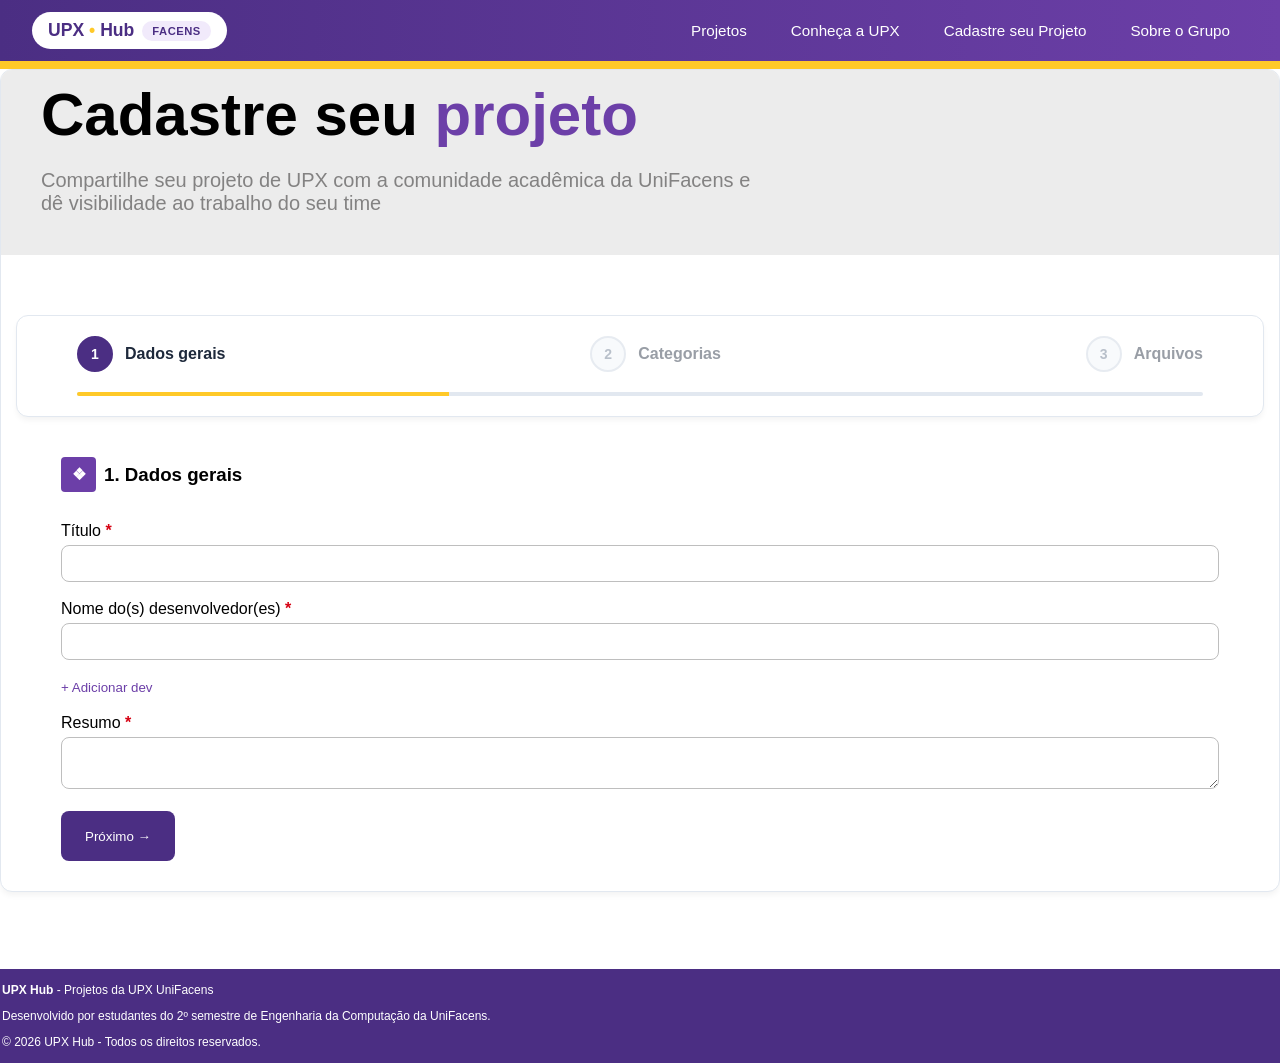
<file: cadastro.html>
<!DOCTYPE html>
<html lang="pt-BR">
<head>
    <meta charset="UTF-8">
    <title>Cadastro de projetos | UPX Hub</title>
    <link rel="icon" href="img/favicon.png">
    <meta name="viewport" content="width=device-width, initial-scale=1.0">
    <link rel="stylesheet" href="style.css">
    <link rel="stylesheet" href="cadastro.css">
    <script src="script.js" defer></script>
</head>
<body>
    <header class="site-header">
        <div class="header-container">
            <a href="index.html" class="logo-badge">
                <span class="logo-text">UPX <span class="logo-dot">•</span> Hub</span>
                <span class="logo-tag">FACENS</span>
            </a>

            <!-- Menu de navegação (com os links apontando de volta para a index) -->
            <nav class="main-nav">
                <ul>
                    <li><a href="index.html#listaProj">Projetos</a></li>
                    <li><a href="conheca.html">Conheça a UPX</a></li>
                    <li><a href="cadastro.html">Cadastre seu Projeto</a></li>
                    <li><a href="index.html#sobre">Sobre o Grupo</a></li>
                </ul>
            </nav>
        </div>
        <div class="header-accent"></div>
    </header>

    <main class="cadastro-main">
<!-- Seção com formulário para cadastro de projetos dos usuarios-->
        <section id="cadastro">
            <div class="forms-container">
                <h2> Cadastre seu <span>projeto</span></h2>
                <p class="descrição"> Compartilhe seu projeto de UPX com a comunidade acadêmica da UniFacens e <br>
                    dê visibilidade ao trabalho do seu time</p>
                <div class="progresso-container">
                    <div class="progresso">
                        <div class="progresso-etapa active" id="etapa-1">
                            <span>1</span><p>Dados gerais</p>
                        </div>
                        <div class="progresso-etapa" id="etapa-2">
                            <span>2</span><p>Categorias</p>
                        </div>
                        <div class="progresso-etapa" id="etapa-3">
                            <span>3</span><p>Arquivos</p>
                        </div>
                    </div>
                    <div class="linha-progresso-fundo">
                        <div class="linha-progresso-preenchida" id="linhaPreenchimento"></div>
                    </div>
                </div>

                <form class="form" id="formulario" action="/" method="POST">
                    <section id="step1">
                        <h3><span>❖</span>1. Dados gerais </h3>
                        <label for="nomeProj">Título</label> <br>
                        <input type="text" id="nomeProj" name="nomeProj" required> <br><br>
                            <div id="container-membros">
                                <label for="membros">Nome do(s) desenvolvedor(es)</label><br>
                                <div class="membro-item">
                                    <input type="text" name="membros" required> <br> <br>
                                </div>
                            </div>
                        <button type="button" class="btn-add" onclick="Addmember()">+ Adicionar dev</button> <br><br>
                        <label for="resumo"> Resumo </label> <br>
                        <textarea id="resumo" name="resumo" required></textarea> <br> <br>
                        <button type="button" class="btn-next" onclick="nextStep()">Próximo →</button>
                    </section>

                    <section id="step2" style="display: none;">
                        <h3><span>☷</span>2. Categorias </h3>
                        <label for="semestre"> Semestre de UPX </label>
                            <div>
                                <select name="semestre">
                                    <option value="1° semestre">1° semestre</option>
                                    <option value="2° semestre">2° semestre</option>
                                    <option value="3° semestre">3° semestre</option>
                                    <option value="4° semestre">4° semestre</option>
                                    <option value="5° semestre">5° semestre</option>
                                    <option value="6° semestre">6° semestre</option>
                                    <option value="7° semestre">7° semestre</option>
                                    <option value="8° semestre">8° semestre</option>
                                </select> <br><br>
                            </div> 

                        <label for="curso"> Cursos envolvidos </label>
                            <div class="opcoes">
                                <input type="checkbox" name="curso" value="Eng. de Computação">
                                <label for="Eng. de Computação">Engenharia de Computação</label><br>
                                <input type="checkbox" name="curso" value="Eng. Mecatrônica"> 
                                <label for="Eng. Mecatrônica">Engenharia Mecatrônica</label> <br>
                                <input type="checkbox" name="curso" value="Eng. Civil"> 
                                <label for="Eng. Civil">Engenharia Civil</label> <br>
                                <input type="checkbox" name="curso" value="Eng. de Produção">
                                <label for="Eng. de Produção">Engenharia de Produção</label> <br><br>
                            </div>

                        <label for="tema">Tema</label> <br>
                            <div class="opcoes">
                                <input type="radio" name="tema" value="Cidades inteligentes" required>Cidades inteligentes <br>
                                <input type="radio" name="tema" value="Sustentabilidade" >Sustentabilidade <br>
                                <input type="radio" name="tema" value="Robótica" >Robótica <br>
                                <input type="radio" name="tema" value="Saúde digital" >Saúde digital <br> <br>
                            </div>
                            <button type="button" class="btn-prev" onclick="previousStep()">← Anterior</button>
                            <button type="button" class="btn-next" onclick="nextStep()">Próximo →</button>
                    </section>

                    <section id="step3" style="display: none;">
                        <h3><span>⌸</span>3. Arquivos </h3>
                        <label for="uploadImgProj"> Enviar foto de grupo na feira de UPX</label> <br>
                        <input type="file" id="uploadImgProj" name="uploadImgProj" required accept="image/*"> <br> <br>
                        <label for="uploadProj"> Enviar arquivo PDF de UPX</label> <br>
                        <input type="file" id="uploadProj" name="uploadProj" required accept=".pdf"> <br> <br>
                        <button type="button" class="btn-prev" onclick="previousStep()">← Anterior</button>
                        <button type="button" class="btn-submit" onclick="submitForm()">Enviar</button>
                    </section>
                </form>
            </div>
        </section>
    </main>

    <footer>
        <p><strong>UPX Hub</strong> - Projetos da UPX UniFacens</p>
        <p>Desenvolvido por estudantes do 2º semestre de Engenharia da Computação da UniFacens.</p>
        <p id="copyright">&copy; 2026 UPX Hub - Todos os direitos reservados.</p>
    </footer>
</body>
</html>
</file>
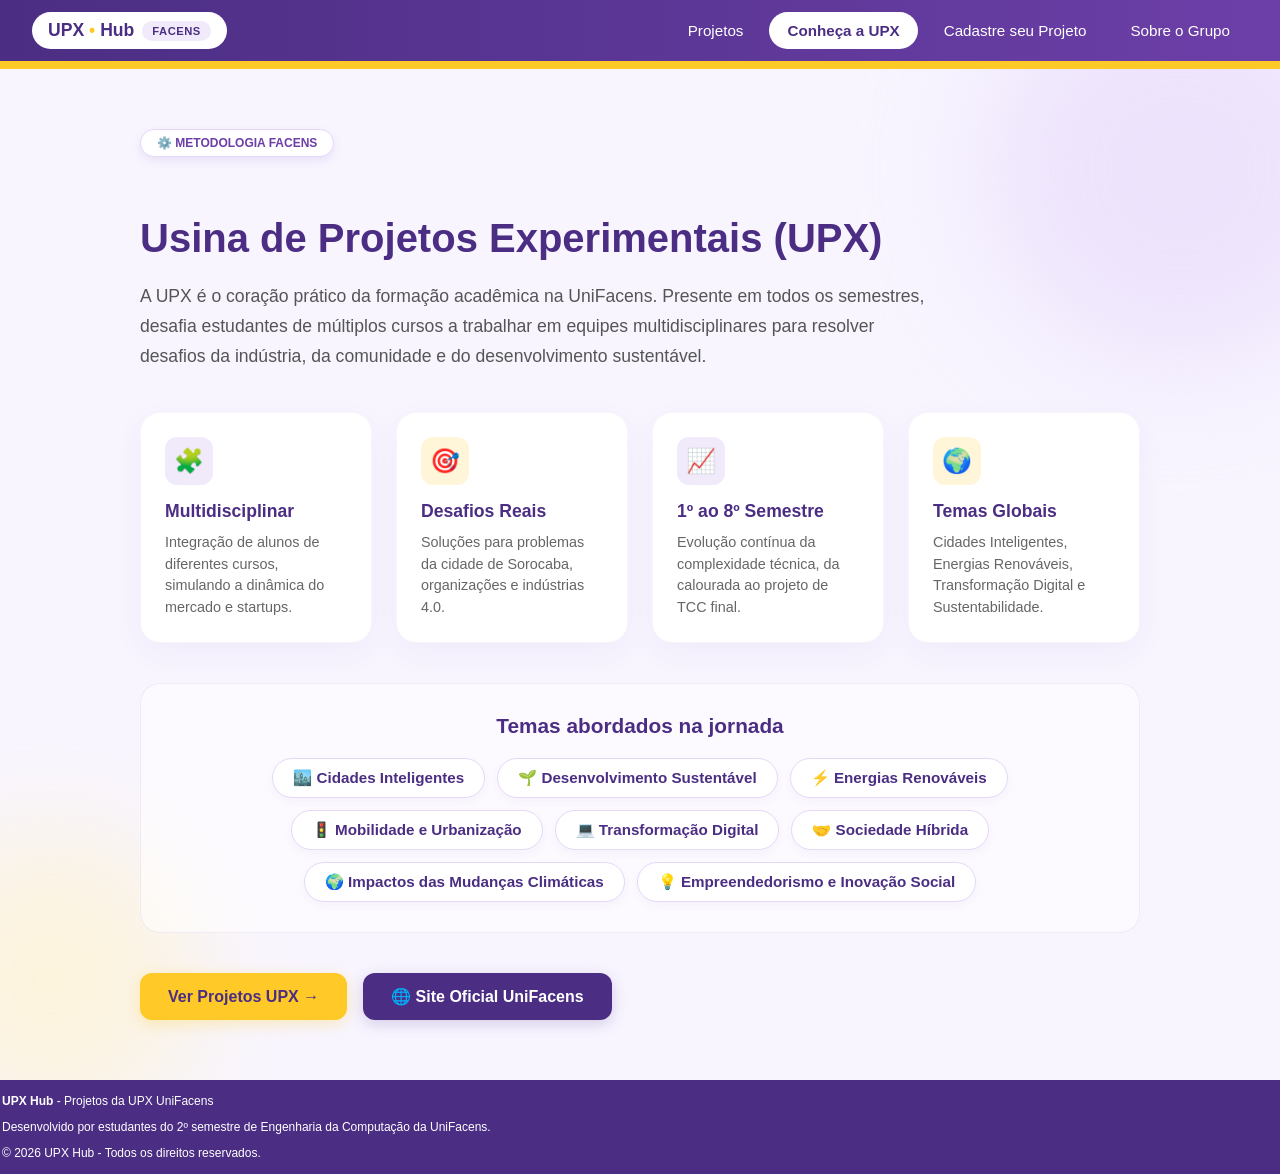
<file: conheca.html>
<!DOCTYPE html>
<html lang="pt-BR">
<head>
    <meta charset="UTF-8">
    <title>Conheça a UPX | UPX Hub</title>
    <link rel="icon" href="img/favicon.png">
    <meta name="viewport" content="width=device-width, initial-scale=1.0">
    <link rel="stylesheet" href="style.css">
    <link rel="stylesheet" href="conheca.css">
    <script src="script.js" defer></script>
</head>
<body>
    <header class="site-header">
        <div class="header-container">
            <a href="index.html" class="logo-badge">
                <span class="logo-text">UPX <span class="logo-dot">•</span> Hub</span>
                <span class="logo-tag">FACENS</span>
            </a>

            <!-- Menu de navegação (com os links apontando de volta para a index) -->
            <nav class="main-nav">
                <ul>
                    <li><a href="index.html#listaProj">Projetos</a></li>
                    <li><a href="conheca.html" class="active">Conheça a UPX</a></li>
                    <li><a href="index.html#cadastro">Cadastre seu Projeto</a></li>
                    <li><a href="index.html#sobre">Sobre o Grupo</a></li>
                </ul>
            </nav>
        </div>
        <div class="header-accent"></div>
    </header>

    <main class="conheca-main">
        <!-- Elementos decorativos de fundo simulando o estilo da imagem -->
        <div class="hero-bg-shapes">
            <div class="shape shape-1"></div>
            <div class="shape shape-2"></div>
        </div>
        
        <div class="hero-content">
            <!-- Tag inspirada na imagem -->
            <span class="badge-tag">⚙️ METODOLOGIA FACENS</span>
            
            <h2>Usina de Projetos Experimentais (UPX)</h2>
            <p>
                A UPX é o coração prático da formação acadêmica na UniFacens. Presente em todos os semestres, desafia estudantes de múltiplos cursos a trabalhar em equipes multidisciplinares para resolver desafios da indústria, da comunidade e do desenvolvimento sustentável.
            </p>
            
            <!-- Grid de Cards Interativos -->
            <div class="features-grid">
                <div class="feature-card">
                    <div class="icon-box purple-box">🧩</div>
                    <h3>Multidisciplinar</h3>
                    <p>Integração de alunos de diferentes cursos, simulando a dinâmica do mercado e startups.</p>
                </div>
                <div class="feature-card">
                    <div class="icon-box yellow-box">🎯</div>
                    <h3>Desafios Reais</h3>
                    <p>Soluções para problemas da cidade de Sorocaba, organizações e indústrias 4.0.</p>
                </div>
                <div class="feature-card">
                    <div class="icon-box purple-box">📈</div>
                    <h3>1º ao 8º Semestre</h3>
                    <p>Evolução contínua da complexidade técnica, da calourada ao projeto de TCC final.</p>
                </div>
                <div class="feature-card">
                    <div class="icon-box yellow-box">🌍</div>
                    <h3>Temas Globais</h3>
                    <p>Cidades Inteligentes, Energias Renováveis, Transformação Digital e Sustentabilidade.</p>
                </div>
            </div>

            <!-- Nova Seção: Temas Abordados -->
            <div class="themes-section">
                <h3>Temas abordados na jornada</h3>
                <ul class="themes-list">
                    <li class="theme-pill">🏙️ Cidades Inteligentes</li>
                    <li class="theme-pill">🌱 Desenvolvimento Sustentável</li>
                    <li class="theme-pill">⚡ Energias Renováveis</li>
                    <li class="theme-pill">🚦 Mobilidade e Urbanização</li>
                    <li class="theme-pill">💻 Transformação Digital</li>
                    <li class="theme-pill">🤝 Sociedade Híbrida</li>
                    <li class="theme-pill">🌍 Impactos das Mudanças Climáticas</li>
                    <li class="theme-pill">💡 Empreendedorismo e Inovação Social</li>
                </ul>
            </div>

            <!-- Botões de Ação estilo "Call to Action" -->
            <div class="hero-actions">
                <a href="index.html#listaProj" class="btn-primary">Ver Projetos UPX &rarr;</a>
                <a href="https://facens.br/" target="_blank" rel="noopener noreferrer" class="btn-secondary">🌐 Site Oficial UniFacens</a>
            </div>
        </div>
    </main>

    <footer>
        <p><strong>UPX Hub</strong> - Projetos da UPX UniFacens</p>
        <p>Desenvolvido por estudantes do 2º semestre de Engenharia da Computação da UniFacens.</p>
        <p id="copyright">&copy; 2026 UPX Hub - Todos os direitos reservados.</p>
    </footer>
</body>
</html>
</file>
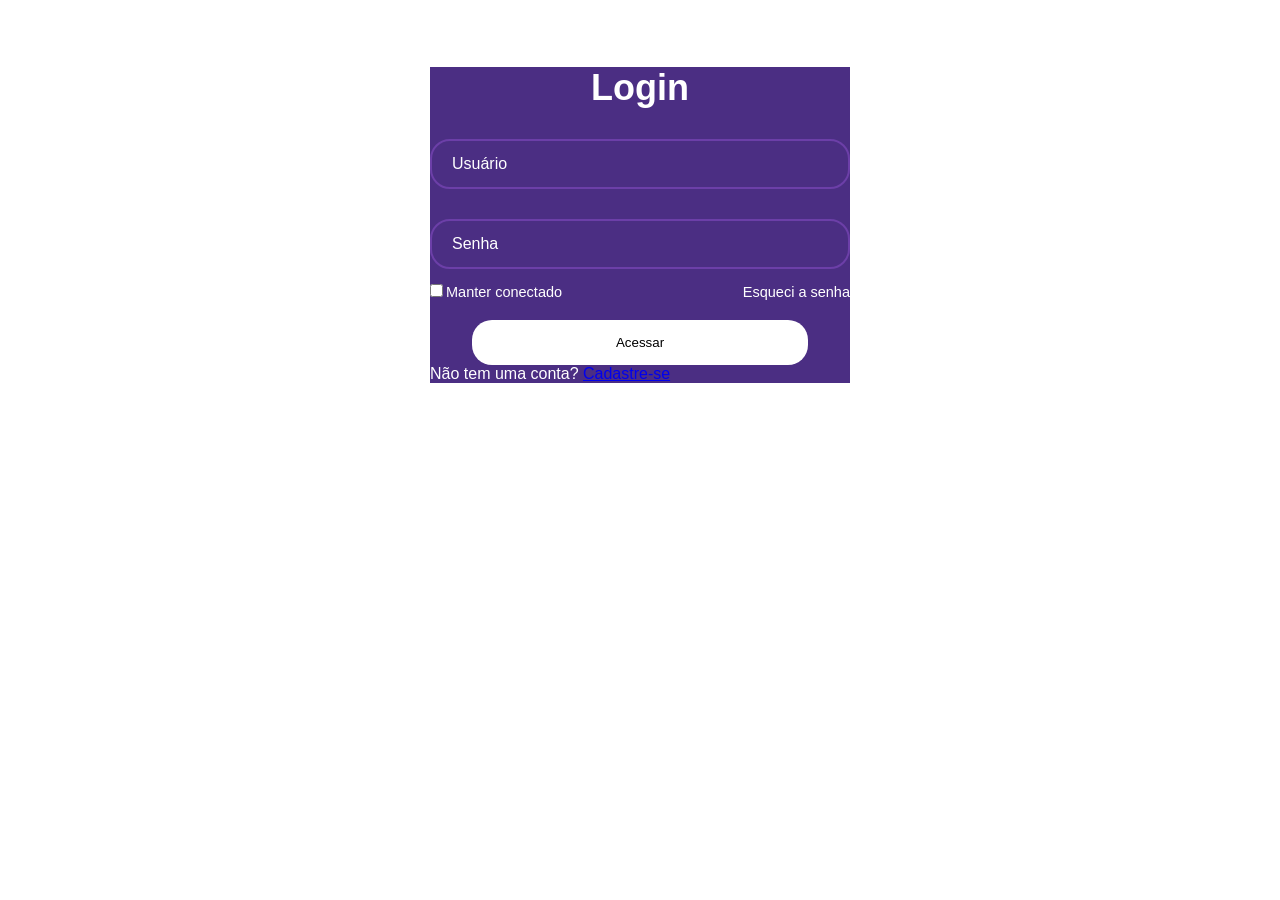
<file: login.html>
<!DOCTYPE html>
<html lang="pt-BR">
<head>
    <meta charset="UTF-8">
    <title>UPX Hub | Login</title>
    <meta name="description" content="Página de Login e Cadastro de usuários do site.">
    <link rel="icon" href="img/favicon.png">
    <meta name="viewport" content="width=device-width, initial-scale=1.0">
    <link rel="stylesheet" href="login.css">
</head>
<body>

        <div class="login-page">
        <form action="">
            <h1>Login</h1>
            <div class="campos-login">
                <input type="text" placeholder="Usuário" required>
            </div>
            <div class="campos-login">
                <input type="password" placeholder="Senha" required>
            </div>

            <div class="remember-login">
                <label><input type="checkbox">Manter conectado</label>
                <a href="#">Esqueci a senha</a>
            </div>

            <button type="submit" class="botao-login">Acessar</button>

            <div class="cadastro-login">
                <p>Não tem uma conta? <a href="#">Cadastre-se</a></p>
            </div>
        </form>
    </div>

</body>
</html>
</file>
<file: style.css>
/*variáveis globais - paleta de cores do site*/
:root {
        --roxo-principal: #4B2E83;
        --roxo-claro: #6C3FA8;
        --amarelo: #FFC928;
        --branco: #FFFFFF;
}


/*seletor universal - definição de regras de mudança de tamanho para todos os elementos*/
* {
    box-sizing: border-box;
}


body {
    margin: 0;
    font-family: 'Segoe UI', Arial, sans-serif;
    position: relative;
    display: flex;
    flex-direction: column;
    min-height: 100vh;
}


/*Configuração para impedir o conteúdo da página de ser escondido pelo header*/
main {
    flex: 1;
}
    .site-header {
        width: 100%;
        position: sticky;
        top: 0px;
        left: 0px;
        right: 0px;
        z-index: 1000;
    }

/*Definição da posição do header*/
    .header-container {
        display: flex;
        align-items: center;
        justify-content: space-between;
        gap: 24px;
        padding: 12px 32px;
        background: linear-gradient(90deg, var(--roxo-principal), var(--roxo-claro));
    }

/*estilizações de header*/
    .logo-badge {
        display: flex;
        align-items: center;
        gap: 8px;
        background-color: var(--branco);
        padding: 8px 16px;
        border-radius: 999px;
        text-decoration: none;
        white-space: nowrap;
    }

    .logo-img {
    height: 40px;
    width: auto;
    display: block;
    }

/*estilizações do título*/
    .logo-text {
        font-weight: 700;
        color: var(--roxo-principal);
        font-size: 1.1rem;
    }

    .logo-dot {
        color: var(--amarelo);
    }

    .logo-tag {
        background-color: #F1EAFB;
        color: var(--roxo-principal);
        font-size: 0.7rem;
        font-weight: 700;
        padding: 4px 10px;
        border-radius: 999px;
        letter-spacing: 0.5px;
    }

    .header-accent {
    height: 8px;
    background-color: var(--amarelo);
    }

/*Organização dos links para acessar cada aba*/
    .main-nav ul {
        display: flex;
        flex-direction: row;
        align-items: center;
        gap: 8px;
        list-style: none;
        margin: 0;
        padding: 0;
    }

    .main-nav a {
        display: inline-block;
        color: var(--branco);
        text-decoration: none;
        font-weight: 500;
        font-size: 0.95rem;
        padding: 10px 18px;
        border-radius: 999px;
        transition: background-color 0.2s ease;
    }
    
/*Definição de cor para quando o mouse passa pelo link*/
        .main-nav a:hover {
            background-color: rgba(255, 255, 255, 0.15);
        }

/*Definição de cor para quando esta dentro do link*/
        .main-nav a.active {
            background-color: var(--branco);
            color: var(--roxo-principal);
            font-weight: 700;
        }

/*mudança de layout para dispositivos mobile*/
    @media (max-width: 720px) {
        .header-container {
            flex-direction: column;
            align-items: flex-start;
        }
        .main {
            margin-top: 0 !important;
            padding-top: 0 !important;
        }
            .main-nav ul {
                flex-wrap: wrap;
            }
        #faq {
            display: flex;
            flex-direction: column;
            align-items: center;       
            box-sizing: border-box;
            margin: 20px 12px;
            padding: 20px 12px;
            box-sizing: border-box; 
            overflow: hidden;   
        }
        .faq-item {
            margin: 12px 0;     
            width: 100%;           
            box-sizing: border-box; 
        }
        .faq-item summary {
            padding: 14px 16px;
            font-size: 0.95rem;
            box-sizing: border-box;
        }
        .faq-item p {
            padding: 0 16px 16px 16px;
            font-size: 0.9rem;
            word-break: break-word; 
        }
        #faq h2 {
            font-size: 1.3rem;
            margin-bottom: 16px;
        }

        .proposta-cards {
        flex-direction: column;
        }
        .proposta-footer {
            flex-direction: column;
            align-items: flex-start;
            gap: 16px;
        }
        .social-medias {
            width: 100%;
            justify-content: space-between;
        }

        .social-medias li {
            flex: 1;
        }

        .social-medias a {
            width: 100%;
            justify-content: center;
            box-sizing: border-box;
        }
    }

    #faq {
        margin: 60px 40px 20px 40px;
        padding: 30px;
        background: #fcfcfd;
        border-radius: 16px;
        box-shadow: 0 4px 20px rgba(0, 0, 0, 0.05);
    }

    #faq h2 {
        color: #111827;
        text-align: center;
    }

    .faq-item {
        background-color: #f9f8fc;
        border: 1px solid #f0e2f0;
        border-radius: 10px;
        margin: 24px 80px 12px 80px;
        overflow: hidden;
        transition: background-color 0.2s ease, border-color 0.2s ease;
    }

    .faq-item[open] {
        background-color: #ffffff;
        border-color: var(--roxo-claro);
        box-shadow: 0 4px 12px rgba(0, 0, 0, 0.03);
    }

    .faq-item summary {
        color: #1f2937;
        font-weight: 600;
        padding: 18px 20px;
        cursor: pointer;
        list-style: none; 
        display: flex;
        justify-content: space-between;
        align-items: center;
        user-select: none;
    }

    .faq-item summary::after {
        content: "+";
        color: var(--roxo-claro);
        font-weight: 400;
        transition: transform 0.3s ease;
        }

    .faq-item[open] summary::after {
        transform: rotate(45deg);
    }

    .faq-item summary::-webkit-details-marker {
        display: none;
    }

    .faq-item p {
        color: #4b5563;
        padding: 0 20px 20px 20px;
        margin: 0;
        line-height: 1.6;
    }

    #proposta {
        max-width: 1100px;
        margin: 60px auto;
        padding: 0 20px;
    }

    .proposta-header {
        text-align: center;
        margin-bottom: 40px;
    }

    .proposta-header h2 {
        font-size: 1.8rem;
        color: #0f172a;
        font-weight: 700;
        margin-bottom: 8px;
    }

    .proposta-header .subtitulo {
        font-size: 1rem;
        color: #64748b;
        max-width: 650px;
        margin: 0 auto;
    }

    .proposta-cards {
        display: flex;
        gap: 24px;
        margin-bottom: 48px;
    }

    .proposta-cards .card {
        flex: 1;
        background: #ffffff;
        border: 1px solid #f1f5f9;
        border-radius: 16px;
        padding: 32px 24px;
        text-align: center;
        box-shadow: 0 4px 20px rgba(0, 0, 0, 0.03);
        display: flex;
        flex-direction: column;
        align-items: center;
    }

    .icon-wrapper {
        width: 48px;
        height: 48px;
        border-radius: 12px;
        display: flex;
        align-items: center;
        justify-content: center;
        margin-bottom: 20px;
    }

    .icon-compartilhar {
        background-color: #f3e8ff;
        color: #7e22ce;
    }

    .icon-colaborar {
        background-color: #fef3c7;
        color: #b45309;
    }

    .icon-transformar {
        background-color: #fae8ff;
        color: #a21caf;
    }

    .proposta-cards .card h3 {
        font-size: 1.25rem;
        color: #0f172a;
        margin-bottom: 12px;
        font-weight: 600;
    }

    .proposta-cards .card p {
        font-size: 0.9rem;
        color: #64748b;
        line-height: 1.5;
        margin: 0;
    }

    .proposta-footer {
        display: flex;
        justify-content: space-between;
        align-items: center;
        padding-top: 24px;
        border-top: 1px solid #f1f5f9;
    }

    .footer-texto h3 {
        font-size: 1.05rem;
        color: #0f172a;
        margin: 0 0 4px 0;
        font-weight: 600;
    }

    .footer-texto p {
        font-size: 0.875rem;
        color: #64748b;
        margin: 0;
    }

    .social-medias {
        list-style: none;
        padding: 0;
        margin: 0;
        display: flex;
        gap: 12px;
    }

    .social-medias a {
        display: inline-flex;
        align-items: center;
        padding: 8px 20px;
        border-radius: 50px;
        font-size: 0.875rem;
        font-weight: 500;
        text-decoration: none;
        background-color: #f1f5f9;
        color: #334155;
        transition: background-color 0.2s, transform 0.2s;
    }

    .social-medias a:hover {
        background-color: #e2e8f0;
        transform: translateY(-1px);
    }

footer {
    margin-top: auto;
    background-color:var(--roxo-principal);
    font-size: 12px;
    padding: 2px;
    color: var(--branco);
}

/* --- SISTEMA DE FILTROS (BANNER AMARELO) --- */
.filter-banner {
    background-color: var(--amarelo);
    border-radius: 12px;
    padding: 20px;
    margin: 20px 30px 10px 30px;
    display: flex;
    flex-direction: column;
    gap: 15px;
}

.filter-controls {
    display: flex;
    justify-content: space-between;
    align-items: center;
    flex-wrap: wrap;
    gap: 15px;
}

.filter-selects {
    display: flex;
    align-items: center;
    gap: 10px;
    flex-wrap: wrap;
}

.icon-btn {
    background: rgba(255, 255, 255, 0.4);
    border: none;
    border-radius: 8px;
    width: 44px;
    height: 44px;
    display: flex;
    align-items: center;
    justify-content: center;
    cursor: pointer;
    color: var(--roxo-principal);
    transition: background 0.2s;
}

.icon-btn:hover { background: rgba(255, 255, 255, 0.7); }

.filter-banner select {
    padding: 12px 20px;
    border-radius: 24px;
    border: none;
    background-color: var(--branco);
    color: var(--roxo-principal);
    font-weight: 500;
    font-size: 0.9rem;
    outline: none;
    cursor: pointer;
    appearance: none;
    padding-right: 36px;
    background-image: url("data:image/svg+xml;charset=US-ASCII,%3Csvg%20xmlns%3D%22http%3A%2F%2Fwww.w3.org%2F2000%2Fsvg%22%20width%3D%22292.4%22%20height%3D%22292.4%22%3E%3Cpath%20fill%3D%22%234B2E83%22%20d%3D%22M287%2069.4a17.6%2017.6%200%200%200-13-5.4H18.4c-5%200-9.3%201.8-12.9%205.4A17.6%2017.6%200%200%200%200%2082.2c0%205%201.8%209.3%205.4%2012.9l128%20127.9c3.6%203.6%207.8%205.4%2012.8%205.4s9.2-1.8%2012.8-5.4L287%2095c3.5-3.5%205.4-7.8%205.4-12.8%200-5-1.9-9.2-5.5-12.8z%22%2F%3E%3C%2Fsvg%3E");
    background-repeat: no-repeat;
    background-position: right 14px top 50%;
    background-size: 10px auto;
}

.search-bar {
    display: flex;
    align-items: center;
    background: var(--branco);
    border-radius: 24px;
    padding: 10px 16px;
    width: 100%;
    max-width: 350px;
    color: #888;
}

.search-bar input {
    border: none;
    background: transparent;
    width: 100%;
    padding-left: 10px;
    outline: none;
    font-size: 0.9rem;
}

.no-project-found {
    white-space: nowrap;
    width: max-content;
}

.clear-filters-text {
    background: transparent;
    border: none;
    color: var(--roxo-principal);
    font-size: 0.85rem;
    font-weight: 600;
    cursor: pointer;
    display: inline-flex;
    align-items: center;
    gap: 6px;
    align-self: flex-start;
}

.active-filters-row {
    display: flex;
    justify-content: space-between;
    align-items: center;
    margin: 10px 30px 20px 30px;
    flex-wrap: wrap;
    gap: 10px;
}

.active-chips {
    display: flex;
    align-items: center;
    gap: 10px;
    flex-wrap: wrap;
}

.active-filters-label {
    font-size: 0.75rem;
    font-weight: 700;
    color: #888;
}

.active-chip {
    background-color: #f1eafb;
    color: var(--roxo-principal);
    padding: 6px 14px;
    border-radius: 16px;
    font-size: 0.8rem;
    font-weight: 600;
    display: flex;
    align-items: center;
    gap: 8px;
}

.active-chip span {
    cursor: pointer;
    font-size: 1rem;
    line-height: 1;
}

.projects-count {
    font-size: 0.85rem;
    color: #888;
    font-weight: 500;
}

/* --- GRADE DE PROJETOS E CARDS --- */
.projetos-grid {
    display: grid;
    grid-template-columns: repeat(auto-fill, minmax(280px, 1fr));
    gap: 24px;
    padding: 0 30px 40px 30px;
}

.project-card {
    background: var(--branco);
    border-radius: 12px;
    box-shadow: 0 4px 12px rgba(0,0,0,0.06);
    overflow: hidden;
    display: flex;
    flex-direction: column;
    transition: transform 0.2s ease, box-shadow 0.2s ease;
    border: 1px solid #f0f0f0;
}

.project-card:hover {
    transform: translateY(-4px);
    box-shadow: 0 8px 20px rgba(0,0,0,0.1);
}

.card-image-wrapper {
    position: relative;
    height: 180px;
    width: 100%;
    background: #e5d8f0; /* Fallback placeholder */
}

.card-image-wrapper img {
    width: 100%;
    height: 100%;
    object-fit: cover;
}

.tag-top-left {
    position: absolute;
    top: 12px;
    left: 12px;
    background: var(--amarelo);
    color: #333;
    font-size: 0.7rem;
    font-weight: 700;
    padding: 4px 12px;
    border-radius: 12px;
    box-shadow: 0 2px 4px rgba(0,0,0,0.2);
}

.tag-bottom-left {
    position: absolute;
    bottom: 12px;
    left: 12px;
    background: var(--roxo-principal);
    color: var(--branco);
    font-size: 0.7rem;
    font-weight: 600;
    padding: 4px 12px;
    border-radius: 12px;
    box-shadow: 0 2px 4px rgba(0,0,0,0.2);
}

.card-content {
    padding: 16px;
    flex-grow: 1;
    display: flex;
    flex-direction: column;
}

.card-content h4 {
    margin: 0 0 8px 0;
    color: #333;
    font-size: 1.1rem;
}

.card-desc {
    font-size: 0.85rem;
    color: #666;
    margin: 0 0 16px 0;
    flex-grow: 1;
    line-height: 1.5;
    /* Truncate longo texto em 3 linhas */
    display: -webkit-box;
    -webkit-line-clamp: 3;
    -webkit-box-orient: vertical;
    overflow: hidden;
}

.card-courses {
    display: flex;
    gap: 6px;
    margin-bottom: 16px;
    flex-wrap: wrap;
}

.course-tag {
    font-size: 0.7rem;
    color: var(--roxo-principal);
    background: transparent;
    border: 1px solid #d4c2ea;
    padding: 3px 10px;
    border-radius: 12px;
    font-weight: 600;
}

.card-footer {
    display: flex;
    justify-content: space-between;
    align-items: center;
    border-top: 1px solid #f0f0f0;
    padding-top: 12px;
}

.footer-info {
    display: flex;
    align-items: center;
    gap: 16px;
    color: #888;
    font-size: 0.8rem;
    font-weight: 500;
}

.footer-info span {
    display: flex;
    align-items: center;
    gap: 4px;
}

.btn-ver {
    background: var(--roxo-principal);
    color: var(--branco);
    border: none;
    padding: 6px 18px;
    border-radius: 6px;
    font-weight: 600;
    cursor: pointer;
    font-size: 0.85rem;
    transition: background 0.2s;
}

.btn-ver:hover {
    background: var(--roxo-claro);
}

/* Botão de curtir */
.btn-curtir {
    display: inline-flex;
    align-items: center;
    gap: 4px;
    padding: 0;
    border: none;
    background: transparent;
    color: #888;
    font: inherit;
    font-weight: 500;
    cursor: pointer;
}

.btn-curtir:hover { color: var(--roxo-principal); }
.btn-curtir.curtido { color: #d60012; font-weight: 700; }
.btn-curtir:disabled { opacity: 0.5; cursor: wait; }

/* --- PERFIL NA BARRA DE NAVEGAÇÃO --- */
.nav-user {
    display: flex;
    align-items: center;
    gap: 10px;
}

.nav-user svg {
    width: 18px;
    height: 18px;
    fill: none;
    stroke: currentColor;
    stroke-width: 2;
    stroke-linecap: round;
    stroke-linejoin: round;
}

/* Pílula branca */
.nav-user-pill {
    display: flex;
    align-items: center;
    gap: 10px;
    padding: 5px 6px;
    border-radius: 999px;
    background: var(--branco);
}

.nav-avatar {
    flex-shrink: 0;
    width: 34px;
    height: 34px;
    border-radius: 50%;
    border: 2px solid var(--amarelo);
    background: #F1EAFB;
    color: var(--roxo-principal);
    object-fit: cover;
    display: grid;
    place-items: center;
    font-size: 0.9rem;
    font-weight: 700;
}

.nav-user-info {
    display: flex;
    flex-direction: column;
    max-width: 170px;
    line-height: 1.2;
}

.nav-user-nome {
    font-size: 0.82rem;
    font-weight: 700;
    color: var(--roxo-principal);
    white-space: nowrap;
    overflow: hidden;
    text-overflow: ellipsis;
}

.nav-user-curso {
    font-size: 0.7rem;
    color: #6B6580;
    white-space: nowrap;
    overflow: hidden;
    text-overflow: ellipsis;
}
.nav-user-curso:empty { display: none; }

/* Botão de trocar de conta */
.nav-btn-trocar {
    flex-shrink: 0;
    width: 30px;
    height: 30px;
    display: grid;
    place-items: center;
    border: none;
    border-radius: 50%;
    background: #F1EAFB;
    color: var(--roxo-principal);
    cursor: pointer;
    transition: background 0.2s;
}
.nav-btn-trocar:hover { background: #E4DAF7; }
.nav-btn-trocar:disabled { opacity: 0.5; cursor: wait; }

/* Círculo roxo do perfil */
.nav-btn-perfil {
    width: 40px;
    height: 40px;
    display: grid;
    place-items: center;
    border-radius: 50%;
    border: 1px solid rgba(255, 255, 255, 0.25);
    background: var(--roxo-principal);
    color: var(--branco);
    text-decoration: none;
    transition: background 0.2s;
}
.nav-btn-perfil:hover { background: var(--roxo-claro); }

/* Botão "Entrar" (quando não há login) */
.nav-entrar {
    padding: 10px 22px;
    border-radius: 999px;
    background: var(--branco);
    color: var(--roxo-principal);
    font-size: 0.9rem;
    font-weight: 700;
    text-decoration: none;
    transition: background 0.2s;
}
.nav-entrar:hover { background: #F1EAFB; }

@media (max-width: 720px) {
    .nav-user-info { max-width: 130px; }
}

/* ============================================================
   AJUSTES PARA CELULAR
   ============================================================ */
@media (max-width: 720px) {

    /* --- Cabeçalho compacto: logo + perfil na 1ª linha, menu rolável na 2ª --- */
    .header-container {
        flex-direction: row;
        flex-wrap: wrap;
        align-items: center;
        justify-content: space-between;
        gap: 8px 10px;
        padding: 10px 14px;
    }

    .logo-badge { order: 1; padding: 6px 12px; }
    .logo-img   { height: 28px; }
    .nav-user   { order: 2; margin-left: auto; }

    .main-nav {
        order: 3;
        flex: 0 0 100%;
        overflow-x: auto;
        scrollbar-width: none;
    }
    .main-nav::-webkit-scrollbar { display: none; }

    .main-nav ul { flex-wrap: nowrap; gap: 4px; }

    .main-nav a {
        white-space: nowrap;
        padding: 8px 14px;
        font-size: 0.85rem;
    }

    .header-accent { height: 5px; }

    /* --- Barra de filtros dentro do quadro amarelo --- */
    .filter-banner { margin: 16px 12px 8px; padding: 14px; }
    .filter-controls { gap: 10px; }
    .filter-selects { width: 100%; gap: 8px; }

    .filter-selects select {
        flex: 1 1 130px;
        min-width: 0;
        max-width: 100%;
    }

    .search-bar { max-width: none; }
    .active-filters-row { margin: 10px 12px 16px; }

    /* --- Cards: nunca mais largos que a tela --- */
    .projetos-grid {
        grid-template-columns: repeat(auto-fill, minmax(min(280px, 100%), 1fr));
        padding: 0 12px 32px;
    }

    .no-project-found { white-space: normal; width: auto; }

    /* --- Botões de compartilhar: quebram de linha em vez de estourar a tela --- */
    .social-medias { flex-wrap: wrap; }
    .social-medias li { flex: 1 1 100px; }
    .social-medias a { padding: 8px 12px; }
}

/* Telas bem pequenas: o perfil mostra só a foto e os botões */
@media (max-width: 420px) {
    .nav-user-info { display: none; }
    .logo-tag { display: none; }
}
</file>
<file: cadastro.css>
.cadastro-main  {
    min-height: 100vh;
    flex-direction: column;
    justify-content: flex-start;
    width: 100%;
    padding: 0px;
}

/*estilizações de formulário de cadastro*/
/*cabeçalho do formulário*/
        .forms-container {
            width: 100%;
            margin: 0;
            overflow: hidden;
            background: #ffffff;
            padding-bottom: 30px;
            border: 1px solid #e2e8f0;
            border-radius: 12px;
            box-shadow: 0 4px 6px -1px rgba(0, 0, 0, 0.05);
        }

        .forms-container h2,
        .forms-container .descrição {
            text-align: start;
            font-size: 60px;
            background: #ececec;
            padding: 20px;
            color: #000000;
            padding: 10px; 
            padding-left: 40px;
            margin: 0px;
        }

        .forms-container .descrição {
            font-size: 20px;
            color: #838282;
            padding-bottom: 40px;
        }

        .forms-container h2 span {
            color: var(--roxo-claro);
        }

        /*etapas*/
        .progresso-container {
            background: #ffffff;
            border: 1px solid #e2e8f0;
            border-radius: 12px;
            padding: 20px 60px 20px 60px;
            margin: 60px 15px 40px 15px;
            box-shadow: 0 4px 6px -1px rgba(0, 0, 0, 0.05);
        }

        .progresso {
            display: flex;
            justify-content: space-between;
            margin-bottom: 20px;
        }

        .progresso-etapa {
            display: flex;
            align-items: center;
            gap: 12px;
            opacity: 0.45; 
            transition: opacity 0.3s ease;
        }

        .progresso-etapa.active {
            opacity: 1; 
        }

        .progresso-etapa span {
            width: 36px;
            height: 36px;
            border-radius: 50%;
            background-color: #f1f5f9;
            color: #64748b;
            display: flex;
            align-items: center;
            justify-content: center;
            font-weight: bold;
            font-size: 14px;
            border: 2px solid #cbd5e1;
            transition: all 0.3s ease;
        }

        .progresso-etapa.active span {
            background-color: var(--roxo-principal);
            color: #ffffff;
            border-color: var(--roxo-principal);
        }

        .progresso-etapa p {
            margin: 0;
            font-size: 16px;
            font-weight: 600;
            color: #1e293b;
        }

        .linha-progresso-fundo {
            width: 100%;
            height: 4px;
            background-color: #e2e8f0;
            border-radius: 2px;
            overflow: hidden;
        }

        .linha-progresso-preenchida {
            height: 100%;
            background-color: var(--amarelo); 
            width: 33%;
            transition: width 0.4s ease-in-out;
        }
        
        /*subtitulo*/
        h3 {
            gap:8px;
            display: flex;         
            align-items: center;
            border-radius: 12px;
            margin: 30px 0px 30px 0px;
        }
        h3 span {
            display: inline-flex;
            justify-content: center;
            align-items: center;
            width: 35px;
            height: 35px;
            background:  var(--roxo-claro);
            border-radius: 4px;
            color: white;
            font-size: 16px;
            font-weight: bold;
        }
        
        /*corpo do formulário*/
        .form {
        position: relative; 
        padding-left: 60px;
        padding-right: 60px;
        } 

        input[type="text"],
        input[type="file"],
        textarea {
            width: 100%;
            padding: 10px;
            margin-top: 5px;
            border-radius: 8px;
            border: 1px solid #bebebe;
        }

        label:has(~input:required)::after,
        label:has(~ textarea:required)::after,
        label:has(~ div input:required)::after{
            content: " *";
            color: #d60012; 
            font-weight: bold;
        }

        .opcoes{
            display:relative;
        }

        select {
            width: 100%;
            max-width: 300px;
            padding: 10px 14px;
            margin-top: 5px;
            font-size: 14px;
            color: #334155;
            border: 1px solid #cbd5e1;
            border-radius: 8px;
            outline: none;
            transition: all 0.2s ease;
            cursor: pointer;
        }

        checkbox-group, .radio-group {
            margin-top: 5px;
            display: flex;
            flex-direction: column;
            gap: 10px;
        }

/*Definição de qual etapa fica visível*/

        .step2,
        .step3 {
            display: none;
        }

        /*Estilizacao de botoes*/
        .btn-prev,
        .btn-next,
        .btn-submit {
            display: inline-flex;
            justify-content: center;
            align-items: center;
            background: var(--roxo-principal);
            color: var(--branco);
            border: none;
            min-width: 100px;
            height: 50px;
            padding:  0px 24px;
            border-radius: 8px;
            cursor: pointer;
        }

        .btn-prev {
            color: var(--roxo-principal);
            border: 1px solid var(--roxo-principal);
            background: white;
        }


        .btn-add, 
        .btn-remover {
            background-color: transparent;
            border: none;
            outline: none;
            color: var(--roxo-claro);
            cursor: pointer;
            margin: 0;
            padding: 0;
        }


        .mensagem-erro {
            display: block;
            color: #6b6b6b;
            margin-bottom: 6px;
            margin-top: 2px;
        }
</file>
<file: conheca.css>
/* Container Principal com fundo suave e posições relativas para os enfeites de fundo */
.conheca-main {
    background-color: #F8F5FF; /* Roxo bem claro inspirado na imagem */
    position: relative;
    overflow: hidden;
    padding: 60px 20px;
    min-height: calc(100vh - 150px);
    display: flex;
    justify-content: center;
    align-items: center;
}

/* Enfeites de fundo (bolhas abstratas) */
.hero-bg-shapes {
    position: absolute;
    top: 0;
    left: 0;
    width: 100%;
    height: 100%;
    overflow: hidden;
    z-index: 0;
    pointer-events: none;
}

.shape {
    position: absolute;
    border-radius: 50%;
    filter: blur(60px);
    opacity: 0.6;
}

.shape-1 {
    width: 400px;
    height: 400px;
    background-color: #E6D8FA; /* Roxo claro */
    top: -100px;
    right: -100px;
}

.shape-2 {
    width: 300px;
    height: 300px;
    background-color: #FFF2C7; /* Amarelo bem claro */
    bottom: -50px;
    left: -100px;
}

/* Conteúdo centralizado */
.hero-content {
    position: relative;
    z-index: 1;
    max-width: 1000px;
    width: 100%;
    margin: 0 auto;
}

/* Tag/Badge de Metodologia */
.badge-tag {
    display: inline-flex;
    align-items: center;
    gap: 8px;
    background-color: white;
    color: var(--roxo-claro);
    font-size: 0.75rem;
    font-weight: 700;
    text-transform: uppercase;
    padding: 6px 16px;
    border-radius: 999px;
    box-shadow: 0 4px 10px rgba(108, 63, 168, 0.1);
    margin-bottom: 24px;
    border: 1px solid #E6D8FA;
}

/* Título e Texto de Introdução */
.hero-content h2 {
    color: var(--roxo-principal);
    font-size: 2.5rem;
    margin-bottom: 20px;
    line-height: 1.2;
    text-align: left;
}

.hero-content > p {
    color: #555;
    font-size: 1.1rem;
    line-height: 1.7;
    max-width: 800px;
    margin-bottom: 40px;
    text-align: left;
}

/* Grid de Cards Interativos */
.features-grid {
    display: grid;
    grid-template-columns: repeat(auto-fit, minmax(220px, 1fr));
    gap: 24px;
    margin-bottom: 40px;
}

.feature-card {
    background: var(--branco);
    padding: 24px;
    border-radius: 20px;
    box-shadow: 0 10px 30px rgba(75, 46, 131, 0.05);
    border: 1px solid rgba(108, 63, 168, 0.05);
    transition: transform 0.3s ease, box-shadow 0.3s ease;
    display: flex;
    flex-direction: column;
    align-items: flex-start;
}

.feature-card:hover {
    transform: translateY(-8px);
    box-shadow: 0 15px 35px rgba(75, 46, 131, 0.1);
}

.icon-box {
    width: 48px;
    height: 48px;
    border-radius: 12px;
    display: flex;
    align-items: center;
    justify-content: center;
    font-size: 1.5rem;
    margin-bottom: 16px;
}

.purple-box {
    background-color: #F1EAFB;
    color: var(--roxo-principal);
}

.yellow-box {
    background-color: #FFF6D9;
    color: #B38600;
}

.feature-card h3 {
    color: var(--roxo-principal);
    font-size: 1.1rem;
    margin: 0 0 10px 0;
    text-align: left;
}

.feature-card p {
    color: #666;
    font-size: 0.9rem;
    line-height: 1.5;
    margin: 0;
    text-align: left;
}

/* Botões de Ação (Call to Action) */
.hero-actions {
    display: flex;
    gap: 16px;
    flex-wrap: wrap;
}

.btn-primary, .btn-secondary {
    display: inline-flex;
    align-items: center;
    justify-content: center;
    padding: 14px 28px;
    border-radius: 12px;
    font-weight: 700;
    font-size: 1rem;
    text-decoration: none;
    transition: all 0.2s ease;
    gap: 8px;
}

.btn-primary {
    background-color: var(--amarelo);
    color: var(--roxo-principal);
    box-shadow: 0 4px 15px rgba(255, 201, 40, 0.3);
}

.btn-primary:hover {
    background-color: #ffd447;
    transform: scale(1.02);
}

.btn-secondary {
    background-color: var(--roxo-principal);
    color: var(--branco);
    box-shadow: 0 4px 15px rgba(75, 46, 131, 0.2);
}

.btn-secondary:hover {
    background-color: var(--roxo-claro);
    transform: scale(1.02);
}

/* Responsividade */
@media (max-width: 768px) {
    .hero-content h2 {
        font-size: 2rem;
    }
    
    .hero-actions {
        flex-direction: column;
    }
    
    .btn-primary, .btn-secondary {
        width: 100%;
    }
}

/* --- ESTILIZAÇÃO DA LISTA DE TEMAS (PILLS) --- */
.themes-section {
    margin-top: 20px;
    margin-bottom: 40px;
    background: rgba(255, 255, 255, 0.5); /* Fundo branco translúcido */
    padding: 30px;
    border-radius: 20px;
    border: 1px solid rgba(108, 63, 168, 0.08);
}

.themes-section h3 {
    color: var(--roxo-principal);
    font-size: 1.3rem;
    margin-top: 0;
    margin-bottom: 20px;
    text-align: center;
}

.themes-list {
    display: flex;
    flex-wrap: wrap;
    gap: 12px;
    list-style: none;
    padding: 0;
    margin: 0;
    justify-content: center; /* Centraliza as tags */
}

.theme-pill {
    background-color: var(--branco);
    color: var(--roxo-principal);
    padding: 10px 20px;
    border-radius: 999px; /* Arredondamento total nas pontas */
    font-size: 0.95rem;
    font-weight: 600;
    box-shadow: 0 4px 10px rgba(75, 46, 131, 0.04);
    border: 1px solid #E6D8FA;
    transition: transform 0.2s ease, box-shadow 0.2s ease, background-color 0.2s;
    display: flex;
    align-items: center;
    cursor: default;
}

/* Efeito ao passar o mouse */
.theme-pill:hover {
    transform: translateY(-3px);
    box-shadow: 0 6px 15px rgba(75, 46, 131, 0.1);
    background-color: #F1EAFB;
}

/* Ajuste de responsividade para os temas no celular */
@media (max-width: 768px) {
    .themes-section {
        padding: 20px 15px;
    }
    
    .theme-pill {
        font-size: 0.85rem;
        padding: 8px 16px;
    }
}
</file>
<file: login.css>
:root {
    --roxo-principal: #4B2E83;
    --roxo-claro: #6C3FA8;
    --amarelo: #FFC928;
    --branco: #FFFFFF;
}

* {
    margin: 0;
    box-sizing: border-box;
    font-family: 'Segoe UI', Arial, sans-serif;
}

body {
    display: flex;
    justify-content: center;
    align-items: center;
    min-height: 50vh;
    background: var(--branco);
}

.login-page {
    width: 420px;
    background: var(--roxo-principal);
    color: var(--branco);
}

.login-page h1 {
    font-size: 36px;
    text-align: center;
}

.login-page .campos-login {
    width: 100%;
    height: 50px;
    margin: 30px 0;
}

.campos-login input {
    width: 100%;
    height: 100%;
    background: transparent;
    border: none;
    outline: none;
    border: 2px solid var(--roxo-claro);
    border-radius: 20px;
    font-size: 16px;
    color: var(--branco);
    padding: 20px 45px 20px 20px;
}

.campos-login input::placeholder {
    color: var(--branco);
}


.login-page .remember-login {
    display: flex;
    justify-content: space-between;
    font-size: 14.5px;
    margin: -15px 0 15px;
}

.remember-login label input {
    accent-color: var(--branco);
    margin-right: 3px;
}

.remember-login a {
    color: var(--branco);
    text-decoration: none;
}

.remember-login a:hover {
    text-decoration: underline;
}

.login-page .botao-login {
    display: block;
    width: 80%;
    height: 45px;
    margin: 20px auto 0;
    background: var(--branco);
    border: none;
    outline: none;
    border-radius: 20px;
}
</file>
